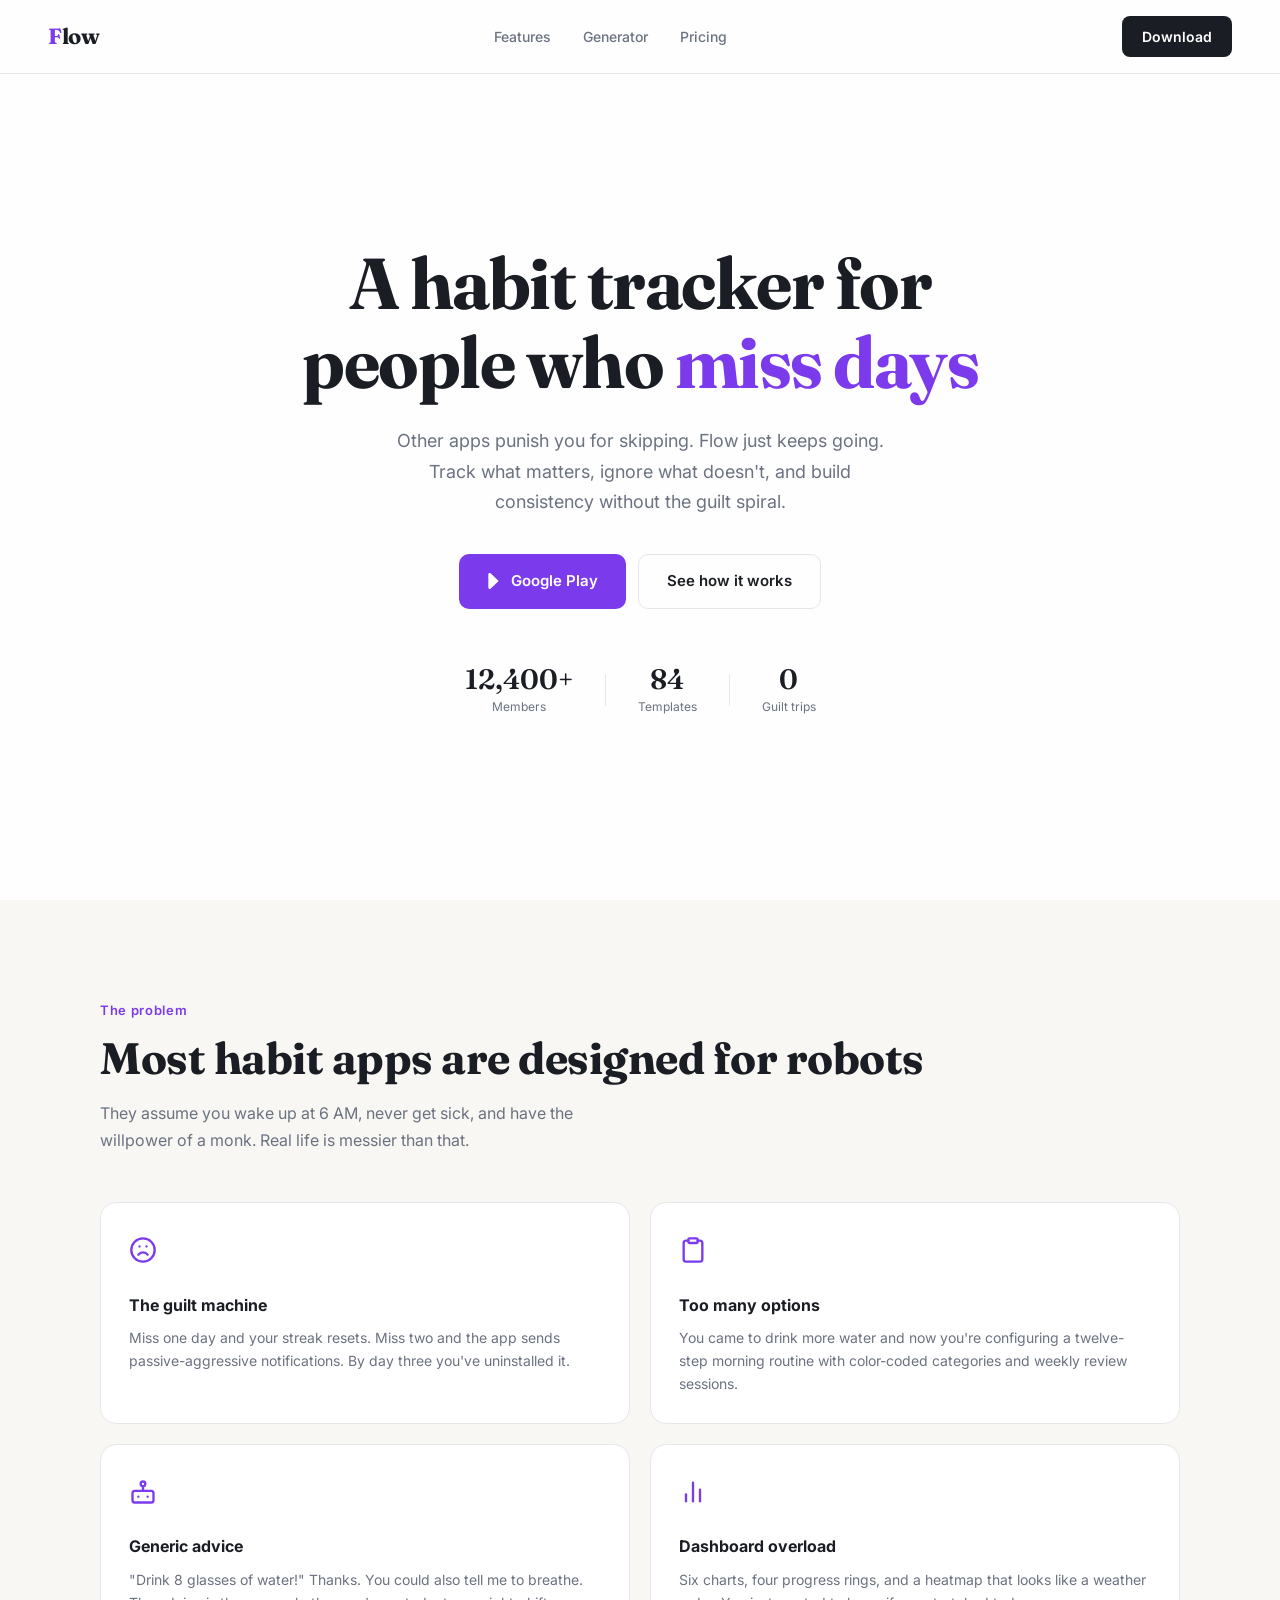
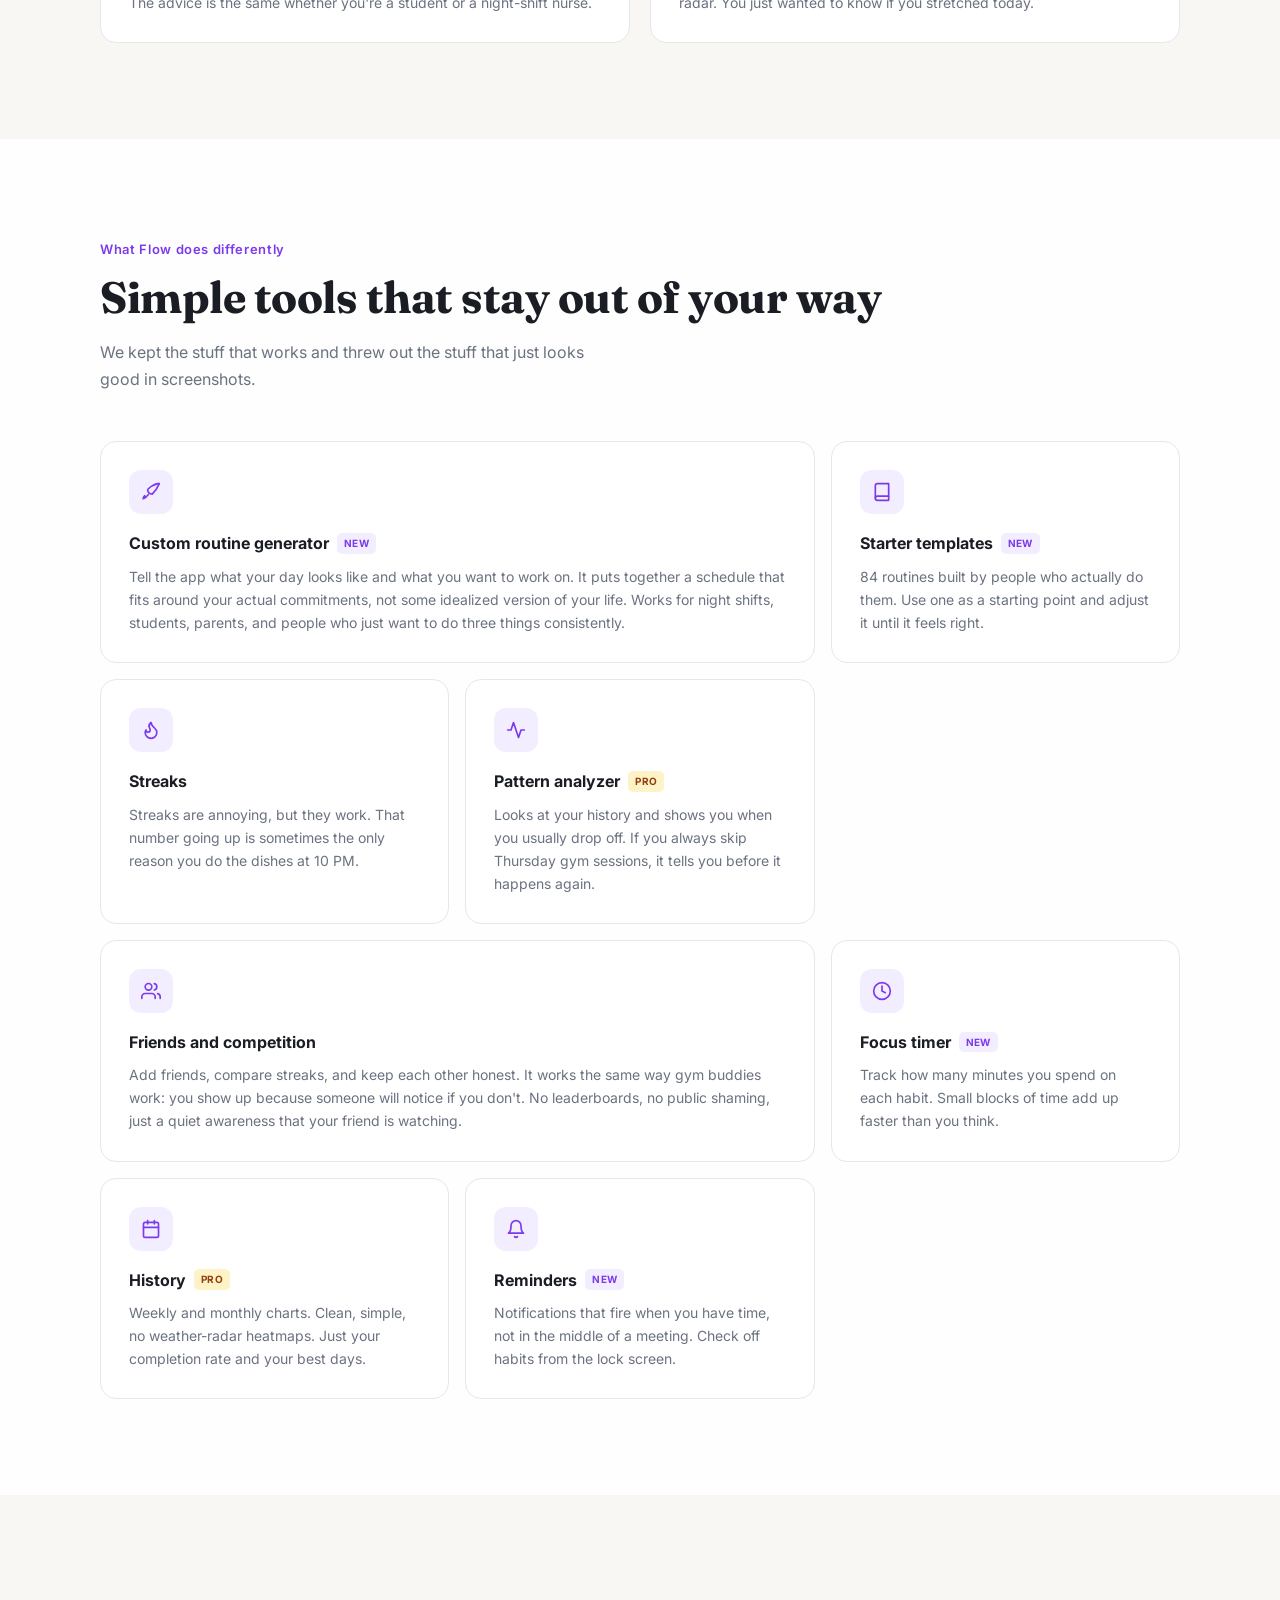
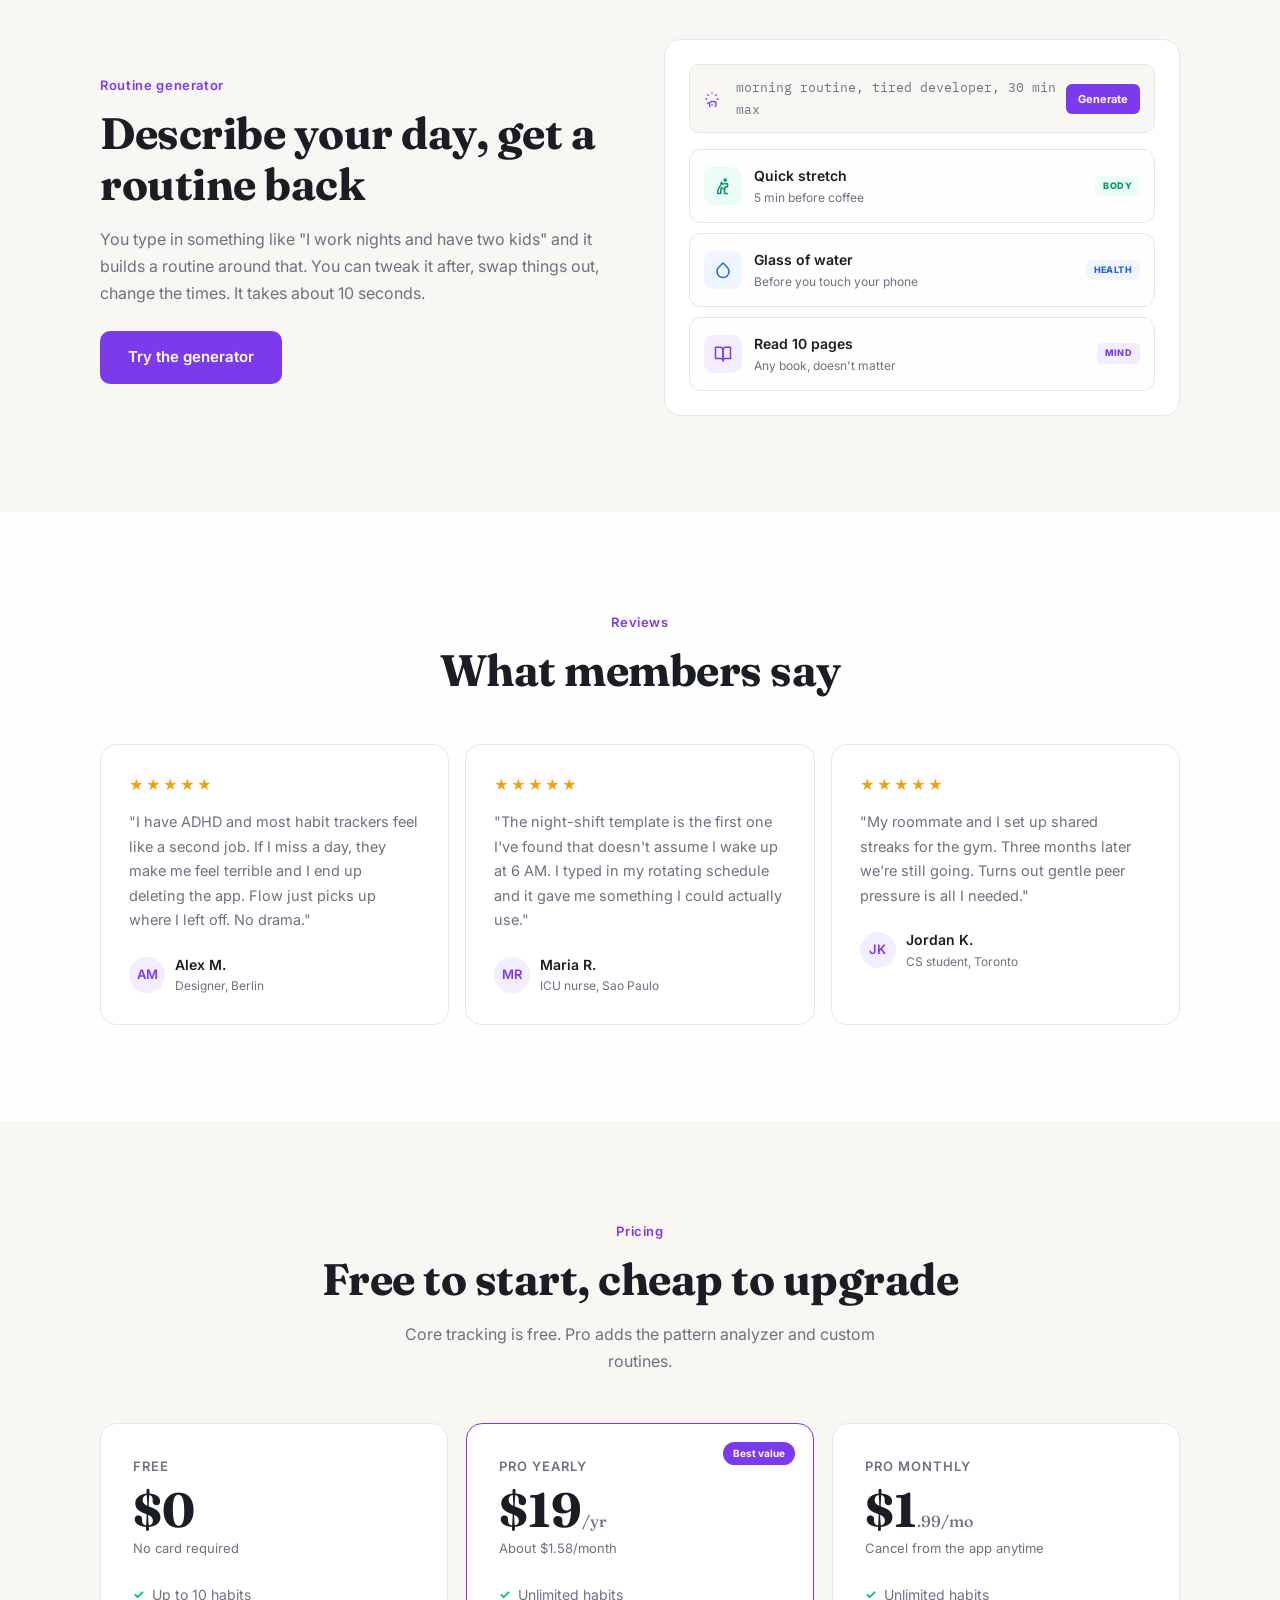
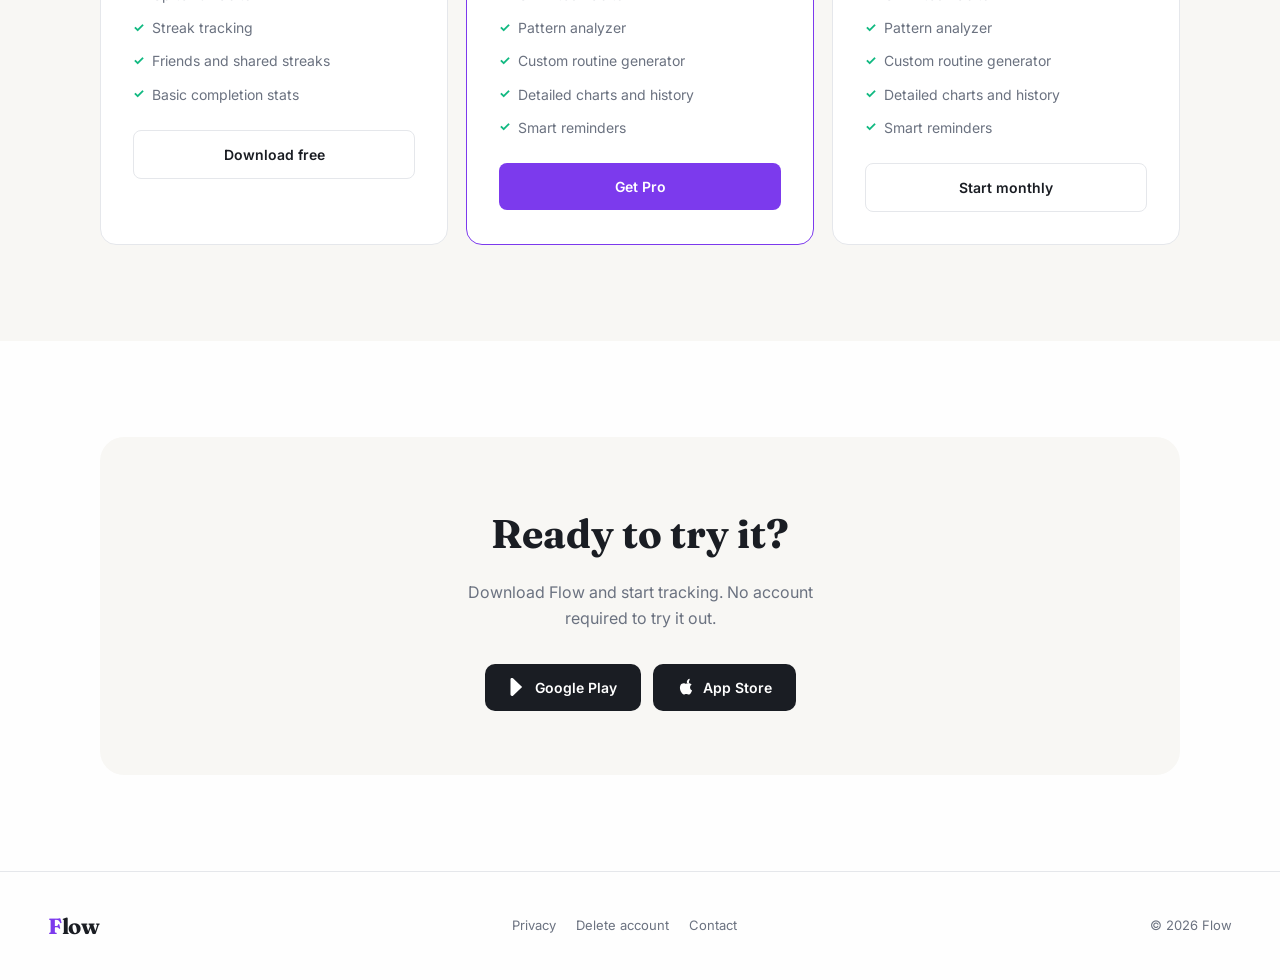
<file: HabitTrackerApi/wwwroot/index.html>
<!DOCTYPE html>
<html lang="en">
<head>
  <meta charset="UTF-8">
  <meta name="viewport" content="width=device-width, initial-scale=1.0">
  <title>Flow - Habit tracker for people who miss days</title>
  <meta name="description" content="A habit tracker that doesn't guilt-trip you. Track what matters, skip what doesn't, and get back on track without the drama.">
  <meta property="og:type" content="website">
  <meta property="og:title" content="Flow - Habit tracker for people who miss days">
  <meta property="og:description" content="A habit tracker that doesn't guilt-trip you. Track what matters, skip what doesn't, and get back on track without the drama.">
  <meta property="og:url" content="https://flowtracks.app">
  <link rel="icon" href="data:image/svg+xml,<svg xmlns='http://www.w3.org/2000/svg' viewBox='0 0 24 24' fill='%237C3AED'><path d='M13 2L3 14h9l-1 8 10-12h-9l1-8z'/></svg>">
  <link rel="preconnect" href="https://fonts.googleapis.com">
  <link rel="preconnect" href="https://fonts.gstatic.com" crossorigin>
  <link href="https://fonts.googleapis.com/css2?family=Inter:wght@400;500;600;700&family=Fraunces:ital,wght@0,400;0,600;0,700;1,400&family=IBM+Plex+Mono:wght@400;500&display=swap" rel="stylesheet">
  <link rel="stylesheet" href="./style.css">
</head>
<body>

<!-- NAV -->
<nav>
  <a href="/" class="nav-logo"><span>F</span>low</a>
  <div class="nav-links">
    <a href="#features">Features</a>
    <a href="#generator">Generator</a>
    <a href="#pricing">Pricing</a>
  </div>
  <a href="#download" class="nav-cta">Download</a>
  <div class="hamburger" id="hamburger" aria-label="Open menu">
    <span></span><span></span><span></span>
  </div>
</nav>

<div class="mobile-menu" id="mobileMenu">
  <div class="mobile-close" id="mobileClose">&#x2715;</div>
  <a href="#features" class="mobile-link">Features</a>
  <a href="#generator" class="mobile-link">Generator</a>
  <a href="#pricing" class="mobile-link">Pricing</a>
  <a href="#download" class="mobile-link">Download</a>
</div>

<!-- HERO -->
<section class="hero">
  <div class="hero-grid-bg"></div>
  <h1>A habit tracker for people who <span class="highlight">miss days</span></h1>
  <p class="hero-sub">Other apps punish you for skipping. Flow just keeps going. Track what matters, ignore what doesn't, and build consistency without the guilt spiral.</p>
  <div class="hero-btns">
    <a href="https://play.google.com/store/apps/details?id=com.codex.flow" class="btn-primary">
      <svg width="16" height="16" fill="currentColor" viewBox="0 0 24 24"><path d="M3.18 23.76a2 2 0 0 0 2.16-.18L17.5 12 5.34.42A2 2 0 0 0 2 2.18v19.64a2 2 0 0 0 1.18 1.94z"/></svg>
      Google Play
    </a>
    <a href="#features" class="btn-secondary">See how it works</a>
  </div>
  <div class="social-proof">
    <div class="proof-item">
      <div class="proof-num">12,400+</div>
      <div class="proof-label">Members</div>
    </div>
    <div class="proof-divider"></div>
    <div class="proof-item">
      <div class="proof-num">84</div>
      <div class="proof-label">Templates</div>
    </div>
    <div class="proof-divider"></div>
    <div class="proof-item">
      <div class="proof-num">0</div>
      <div class="proof-label">Guilt trips</div>
    </div>
  </div>
</section>

<!-- PROBLEM -->
<section class="section-warm">
  <div class="container">
    <div class="reveal">
      <div class="section-tag">The problem</div>
      <h2 class="section-title">Most habit apps are designed for robots</h2>
      <p class="section-desc">They assume you wake up at 6 AM, never get sick, and have the willpower of a monk. Real life is messier than that.</p>
    </div>
    <div class="problem-grid">
      <div class="problem-card reveal">
        <span class="icon">
          <svg xmlns="http://www.w3.org/2000/svg" width="28" height="28" viewBox="0 0 24 24" fill="none" stroke="var(--accent)" stroke-width="2" stroke-linecap="round" stroke-linejoin="round">
            <circle cx="12" cy="12" r="10"></circle>
            <path d="M16 16s-1.5-2-4-2-4 2-4 2"></path>
            <line x1="9" y1="9" x2="9.01" y2="9"></line>
            <line x1="15" y1="9" x2="15.01" y2="9"></line>
          </svg>
        </span>
        <h3>The guilt machine</h3>
        <p>Miss one day and your streak resets. Miss two and the app sends passive-aggressive notifications. By day three you've uninstalled it.</p>
      </div>
      <div class="problem-card reveal">
        <span class="icon">
          <svg xmlns="http://www.w3.org/2000/svg" width="28" height="28" viewBox="0 0 24 24" fill="none" stroke="var(--accent)" stroke-width="2" stroke-linecap="round" stroke-linejoin="round">
            <path d="M16 4h2a2 2 0 0 1 2 2v14a2 2 0 0 1-2 2H6a2 2 0 0 1-2-2V6a2 2 0 0 1 2-2h2"></path>
            <rect x="8" y="2" width="8" height="4" rx="1" ry="1"></rect>
          </svg>
        </span>
        <h3>Too many options</h3>
        <p>You came to drink more water and now you're configuring a twelve-step morning routine with color-coded categories and weekly review sessions.</p>
      </div>
      <div class="problem-card reveal">
        <span class="icon">
          <svg xmlns="http://www.w3.org/2000/svg" width="28" height="28" viewBox="0 0 24 24" fill="none" stroke="var(--accent)" stroke-width="2" stroke-linecap="round" stroke-linejoin="round">
            <rect x="3" y="11" width="18" height="10" rx="2"></rect>
            <circle cx="12" cy="5" r="2"></circle>
            <path d="M12 7v4"></path>
            <line x1="8" y1="16" x2="8" y2="16"></line>
            <line x1="16" y1="16" x2="16" y2="16"></line>
          </svg>
        </span>
        <h3>Generic advice</h3>
        <p>"Drink 8 glasses of water!" Thanks. You could also tell me to breathe. The advice is the same whether you're a student or a night-shift nurse.</p>
      </div>
      <div class="problem-card reveal">
        <span class="icon">
          <svg xmlns="http://www.w3.org/2000/svg" width="28" height="28" viewBox="0 0 24 24" fill="none" stroke="var(--accent)" stroke-width="2" stroke-linecap="round" stroke-linejoin="round">
            <line x1="18" y1="20" x2="18" y2="10"></line>
            <line x1="12" y1="20" x2="12" y2="4"></line>
            <line x1="6" y1="20" x2="6" y2="14"></line>
          </svg>
        </span>
        <h3>Dashboard overload</h3>
        <p>Six charts, four progress rings, and a heatmap that looks like a weather radar. You just wanted to know if you stretched today.</p>
      </div>
    </div>
  </div>
</section>

<!-- FEATURES -->
<section id="features">
  <div class="container">
    <div class="reveal">
      <div class="section-tag">What Flow does differently</div>
      <h2 class="section-title">Simple tools that stay out of your way</h2>
      <p class="section-desc">We kept the stuff that works and threw out the stuff that just looks good in screenshots.</p>
    </div>
    <div class="bento">
      <div class="bento-card wide reveal">
        <div class="card-icon">
          <svg xmlns="http://www.w3.org/2000/svg" width="20" height="20" viewBox="0 0 24 24" fill="none" stroke="var(--accent)" stroke-width="2" stroke-linecap="round" stroke-linejoin="round">
            <path d="M4.5 16.5c-1.5 1.26-2 3.42-2 3.42s2.16-.5 3.42-2"></path>
            <path d="M22 2s-3 7-8.5 12.5a5.9 5.9 0 0 1-4-1.5 5.9 5.9 0 0 1-1.5-4C13.5 3.5 20 2 20 2z"></path>
            <path d="M9 15l-3 3"></path>
          </svg>
        </div>
        <h3>Custom routine generator <span class="tag tag-new">New</span></h3>
        <p>Tell the app what your day looks like and what you want to work on. It puts together a schedule that fits around your actual commitments, not some idealized version of your life. Works for night shifts, students, parents, and people who just want to do three things consistently.</p>
      </div>
      <div class="bento-card reveal">
        <div class="card-icon">
          <svg xmlns="http://www.w3.org/2000/svg" width="20" height="20" viewBox="0 0 24 24" fill="none" stroke="var(--accent)" stroke-width="2" stroke-linecap="round" stroke-linejoin="round">
            <path d="M4 19.5A2.5 2.5 0 0 1 6.5 17H20"></path>
            <path d="M6.5 2H20v20H6.5A2.5 2.5 0 0 1 4 19.5v-15A2.5 2.5 0 0 1 6.5 2z"></path>
          </svg>
        </div>
        <h3>Starter templates <span class="tag tag-new">New</span></h3>
        <p>84 routines built by people who actually do them. Use one as a starting point and adjust it until it feels right.</p>
      </div>
      <div class="bento-card reveal">
        <div class="card-icon">
          <svg xmlns="http://www.w3.org/2000/svg" width="20" height="20" viewBox="0 0 24 24" fill="none" stroke="var(--accent)" stroke-width="2" stroke-linecap="round" stroke-linejoin="round">
            <path d="M8.5 14.5A2.5 2.5 0 0 0 11 12c0-1.38-.5-2-1-3-1.072-2.143-.224-4.054 2-6 .5 2.5 2 4.9 4 6.5 2 1.6 3 3.5 3 5.5a7 7 0 1 1-14 0c0-1.153.433-2.294 1-3a2.5 2.5 0 0 0 2.5 2.5z"></path>
          </svg>
        </div>
        <h3>Streaks</h3>
        <p>Streaks are annoying, but they work. That number going up is sometimes the only reason you do the dishes at 10 PM.</p>
      </div>
      <div class="bento-card reveal">
        <div class="card-icon">
          <svg xmlns="http://www.w3.org/2000/svg" width="20" height="20" viewBox="0 0 24 24" fill="none" stroke="var(--accent)" stroke-width="2" stroke-linecap="round" stroke-linejoin="round">
            <path d="M22 12h-4l-3 9L9 3l-3 9H2"></path>
          </svg>
        </div>
        <h3>Pattern analyzer <span class="tag tag-pro">Pro</span></h3>
        <p>Looks at your history and shows you when you usually drop off. If you always skip Thursday gym sessions, it tells you before it happens again.</p>
      </div>
      <div class="bento-card wide reveal">
        <div class="card-icon">
          <svg xmlns="http://www.w3.org/2000/svg" width="20" height="20" viewBox="0 0 24 24" fill="none" stroke="var(--accent)" stroke-width="2" stroke-linecap="round" stroke-linejoin="round">
            <path d="M17 21v-2a4 4 0 0 0-4-4H5a4 4 0 0 0-4 4v2"></path>
            <circle cx="9" cy="7" r="4"></circle>
            <path d="M23 21v-2a4 4 0 0 0-3-3.87"></path>
            <path d="M16 3.13a4 4 0 0 1 0 7.75"></path>
          </svg>
        </div>
        <h3>Friends and competition</h3>
        <p>Add friends, compare streaks, and keep each other honest. It works the same way gym buddies work: you show up because someone will notice if you don't. No leaderboards, no public shaming, just a quiet awareness that your friend is watching.</p>
      </div>
      <div class="bento-card reveal">
        <div class="card-icon">
          <svg xmlns="http://www.w3.org/2000/svg" width="20" height="20" viewBox="0 0 24 24" fill="none" stroke="var(--accent)" stroke-width="2" stroke-linecap="round" stroke-linejoin="round">
            <circle cx="12" cy="12" r="10"></circle>
            <polyline points="12 6 12 12 16 14"></polyline>
          </svg>
        </div>
        <h3>Focus timer <span class="tag tag-new">New</span></h3>
        <p>Track how many minutes you spend on each habit. Small blocks of time add up faster than you think.</p>
      </div>
      <div class="bento-card reveal">
        <div class="card-icon">
          <svg xmlns="http://www.w3.org/2000/svg" width="20" height="20" viewBox="0 0 24 24" fill="none" stroke="var(--accent)" stroke-width="2" stroke-linecap="round" stroke-linejoin="round">
            <rect x="3" y="4" width="18" height="18" rx="2" ry="2"></rect>
            <line x1="16" y1="2" x2="16" y2="6"></line>
            <line x1="8" y1="2" x2="8" y2="6"></line>
            <line x1="3" y1="10" x2="21" y2="10"></line>
          </svg>
        </div>
        <h3>History <span class="tag tag-pro">Pro</span></h3>
        <p>Weekly and monthly charts. Clean, simple, no weather-radar heatmaps. Just your completion rate and your best days.</p>
      </div>
      <div class="bento-card reveal">
        <div class="card-icon">
          <svg xmlns="http://www.w3.org/2000/svg" width="20" height="20" viewBox="0 0 24 24" fill="none" stroke="var(--accent)" stroke-width="2" stroke-linecap="round" stroke-linejoin="round">
            <path d="M18 8A6 6 0 0 0 6 8c0 7-3 9-3 9h18s-3-2-3-9"></path>
            <path d="M13.73 21a2 2 0 0 1-3.46 0"></path>
          </svg>
        </div>
        <h3>Reminders <span class="tag tag-new">New</span></h3>
        <p>Notifications that fire when you have time, not in the middle of a meeting. Check off habits from the lock screen.</p>
      </div>
    </div>
  </div>
</section>

<!-- GENERATOR -->
<section id="generator" class="section-warm">
  <div class="container">
    <div class="gen-wrap reveal">
      <div>
        <div class="section-tag">Routine generator</div>
        <h2 class="section-title">Describe your day, get a routine back</h2>
        <p class="section-desc">You type in something like "I work nights and have two kids" and it builds a routine around that. You can tweak it after, swap things out, change the times. It takes about 10 seconds.</p>
        <a href="https://play.google.com/store/apps/details?id=com.codex.flow" class="btn-primary" style="margin-top:24px;">Try the generator</a>
      </div>
      <div class="gen-demo">
        <div class="gen-prompt">
          <span style="display: inline-flex; align-items: center; color: var(--accent);">
            <svg xmlns="http://www.w3.org/2000/svg" width="16" height="16" viewBox="0 0 24 24" fill="none" stroke="currentColor" stroke-width="2" stroke-linecap="round" stroke-linejoin="round">
              <path d="M12 3v1m0 16v1m9-9h-1M4 12H3m15.364-6.364l-.707.707M6.343 17.657l-.707.707m0-12.728l.707.707m11.314 11.314l.707-.707m-5.314-1.314a5 5 0 1 0 0 10 5 5 0 0 0 0-10z"></path>
            </svg>
          </span>
          <span class="gen-prompt-text" style="margin-left: 6px;">morning routine, tired developer, 30 min max</span>
          <div class="gen-prompt-btn">Generate</div>
        </div>
        <div class="gen-results">
          <div class="gen-habit">
            <div class="gen-habit-left">
              <div class="gen-habit-icon" style="background:#ECFDF5;">
                <svg xmlns="http://www.w3.org/2000/svg" width="18" height="18" viewBox="0 0 24 24" fill="none" stroke="#059669" stroke-width="2" stroke-linecap="round" stroke-linejoin="round">
                  <path d="M18 22h-4v-5l-4-3-1 4v4H5v-4l4-8 1-3 1.5 2.5L14 9h4v4h-3l-1 5"></path>
                  <circle cx="15" cy="4" r="1.5"></circle>
                </svg>
              </div>
              <div><div class="gen-habit-name">Quick stretch</div><div class="gen-habit-meta">5 min before coffee</div></div>
            </div>
            <div class="gen-habit-tag" style="background:#ECFDF5;color:#059669;">BODY</div>
          </div>
          <div class="gen-habit">
            <div class="gen-habit-left">
              <div class="gen-habit-icon" style="background:#EFF6FF;">
                <svg xmlns="http://www.w3.org/2000/svg" width="18" height="18" viewBox="0 0 24 24" fill="none" stroke="#2563EB" stroke-width="2" stroke-linecap="round" stroke-linejoin="round">
                  <path d="M12 2.69l5.66 5.66a8 8 0 1 1-11.31 0z"></path>
                </svg>
              </div>
              <div><div class="gen-habit-name">Glass of water</div><div class="gen-habit-meta">Before you touch your phone</div></div>
            </div>
            <div class="gen-habit-tag" style="background:#EFF6FF;color:#2563EB;">HEALTH</div>
          </div>
          <div class="gen-habit">
            <div class="gen-habit-left">
              <div class="gen-habit-icon" style="background:var(--accent-light);">
                <svg xmlns="http://www.w3.org/2000/svg" width="18" height="18" viewBox="0 0 24 24" fill="none" stroke="var(--accent)" stroke-width="2" stroke-linecap="round" stroke-linejoin="round">
                  <path d="M2 3h6a4 4 0 0 1 4 4v14a3 3 0 0 0-3-3H2z"></path>
                  <path d="M22 3h-6a4 4 0 0 0-4 4v14a3 3 0 0 1 3-3h7z"></path>
                </svg>
              </div>
              <div><div class="gen-habit-name">Read 10 pages</div><div class="gen-habit-meta">Any book, doesn't matter</div></div>
            </div>
            <div class="gen-habit-tag" style="background:var(--accent-light);color:var(--accent);">MIND</div>
          </div>
        </div>
      </div>
    </div>
  </div>
</section>

<!-- TESTIMONIALS -->
<section>
  <div class="container">
    <div class="reveal" style="text-align:center;">
      <div class="section-tag">Reviews</div>
      <h2 class="section-title">What members say</h2>
    </div>
    <div class="testimonials">
      <div class="testi-card reveal">
        <div class="testi-stars">★★★★★</div>
        <p class="testi-text">"I have ADHD and most habit trackers feel like a second job. If I miss a day, they make me feel terrible and I end up deleting the app. Flow just picks up where I left off. No drama."</p>
        <div class="testi-author">
          <div class="testi-avatar" style="color: var(--accent); font-weight: 600; font-size: 13px;">AM</div>
          <div><div class="testi-name">Alex M.</div><div class="testi-role">Designer, Berlin</div></div>
        </div>
      </div>
      <div class="testi-card reveal">
        <div class="testi-stars">★★★★★</div>
        <p class="testi-text">"The night-shift template is the first one I've found that doesn't assume I wake up at 6 AM. I typed in my rotating schedule and it gave me something I could actually use."</p>
        <div class="testi-author">
          <div class="testi-avatar" style="color: var(--accent); font-weight: 600; font-size: 13px;">MR</div>
          <div><div class="testi-name">Maria R.</div><div class="testi-role">ICU nurse, Sao Paulo</div></div>
        </div>
      </div>
      <div class="testi-card reveal">
        <div class="testi-stars">★★★★★</div>
        <p class="testi-text">"My roommate and I set up shared streaks for the gym. Three months later we're still going. Turns out gentle peer pressure is all I needed."</p>
        <div class="testi-author">
          <div class="testi-avatar" style="color: var(--accent); font-weight: 600; font-size: 13px;">JK</div>
          <div><div class="testi-name">Jordan K.</div><div class="testi-role">CS student, Toronto</div></div>
        </div>
      </div>
    </div>
  </div>
</section>

<!-- PRICING -->
<section id="pricing" class="section-warm">
  <div class="container">
    <div class="reveal" style="text-align:center;">
      <div class="section-tag">Pricing</div>
      <h2 class="section-title">Free to start, cheap to upgrade</h2>
      <p class="section-desc" style="margin:0 auto;">Core tracking is free. Pro adds the pattern analyzer and custom routines.</p>
    </div>
    <div class="pricing-grid">
      <div class="plan reveal">
        <div class="plan-name">Free</div>
        <div class="plan-price">$0</div>
        <div class="plan-period">No card required</div>
        <ul class="plan-list">
          <li>Up to 10 habits</li>
          <li>Streak tracking</li>
          <li>Friends and shared streaks</li>
          <li>Basic completion stats</li>
        </ul>
        <a href="https://play.google.com/store/apps/details?id=com.codex.flow" class="plan-btn outline">Download free</a>
      </div>
      <div class="plan popular reveal">
        <div class="plan-pill">Best value</div>
        <div class="plan-name">Pro yearly</div>
        <div class="plan-price">$19<sub>/yr</sub></div>
        <div class="plan-period">About $1.58/month</div>
        <ul class="plan-list">
          <li>Unlimited habits</li>
          <li>Pattern analyzer</li>
          <li>Custom routine generator</li>
          <li>Detailed charts and history</li>
          <li>Smart reminders</li>
        </ul>
        <a href="https://play.google.com/store/apps/details?id=com.codex.flow" class="plan-btn fill">Get Pro</a>
      </div>
      <div class="plan reveal">
        <div class="plan-name">Pro monthly</div>
        <div class="plan-price">$1<sub>.99/mo</sub></div>
        <div class="plan-period">Cancel from the app anytime</div>
        <ul class="plan-list">
          <li>Unlimited habits</li>
          <li>Pattern analyzer</li>
          <li>Custom routine generator</li>
          <li>Detailed charts and history</li>
          <li>Smart reminders</li>
        </ul>
        <a href="https://play.google.com/store/apps/details?id=com.codex.flow" class="plan-btn outline">Start monthly</a>
      </div>
    </div>
  </div>
</section>

<!-- DOWNLOAD -->
<section id="download">
  <div class="container">
    <div class="cta-section reveal">
      <h2>Ready to try it?</h2>
      <p>Download Flow and start tracking. No account required to try it out.</p>
      <div class="store-btns">
        <a href="https://play.google.com/store/apps/details?id=com.codex.flow" class="store-btn">
          <svg width="18" height="18" fill="white" viewBox="0 0 24 24"><path d="M3.18 23.76a2 2 0 0 0 2.16-.18L17.5 12 5.34.42A2 2 0 0 0 2 2.18v19.64a2 2 0 0 0 1.18 1.94z"/></svg>
          Google Play
        </a>
        <a href="https://apps.apple.com/app/flow-ai-habit-tracker/id6400000000" class="store-btn">
          <svg width="18" height="18" fill="white" viewBox="0 0 24 24"><path d="M18.71 19.5c-.83 1.24-1.71 2.45-3.05 2.47-1.34.03-1.77-.79-3.29-.79-1.53 0-2 .77-3.27.82-1.31.05-2.3-1.32-3.14-2.53C4.25 17 2.94 12.45 4.7 9.39c.87-1.52 2.43-2.48 4.12-2.51 1.28-.02 2.5.87 3.29.87.78 0 2.26-1.07 3.81-.91.65.03 2.47.26 3.64 1.98-.09.06-2.17 1.28-2.15 3.81.03 3.02 2.65 4.03 2.68 4.04-.03.07-.42 1.44-1.38 2.83M15.97 4.17c.66-.81 1.11-1.93.99-3.06-.96.04-2.13.64-2.82 1.45-.6.7-1.13 1.84-.99 2.94.1.8 1.16 2.05.82 1.67-.1.08 1.34-.12 2-1"/></svg>
          App Store
        </a>
      </div>
    </div>
  </div>
</section>

<!-- FOOTER -->
<footer>
  <a href="/" class="nav-logo"><span style="color:var(--accent)">F</span>low</a>
  <div class="footer-links">
    <a href="/privacy.html">Privacy</a>
    <a href="/delete-account.html">Delete account</a>
    <a href="mailto:codexsstudio@gmail.com">Contact</a>
  </div>
  <div>&copy; 2026 Flow</div>
</footer>

<script>
  // Scroll reveal - opacity only, no translateY (that's an AI tell)
  const obs = new IntersectionObserver(entries => {
    entries.forEach(e => { if (e.isIntersecting) e.target.classList.add('visible'); });
  }, { threshold: 0.15 });
  document.querySelectorAll('.reveal').forEach(el => obs.observe(el));

  // Counter animation
  document.querySelectorAll('.proof-num').forEach(el => {
    const orig = el.textContent.trim();
    const num = parseInt(orig.replace(/[^0-9]/g, ''));
    if (isNaN(num) || num === 0) return;
    let count = 0;
    const step = Math.ceil(num / 24);
    const timer = setInterval(() => {
      count = Math.min(count + step, num);
      el.textContent = count.toLocaleString() + (orig.includes('+') ? '+' : '');
      if (count >= num) { el.textContent = orig; clearInterval(timer); }
    }, 45);
  });

  // Mobile menu
  document.getElementById('hamburger').addEventListener('click', () =>
    document.getElementById('mobileMenu').classList.add('open'));
  document.getElementById('mobileClose').addEventListener('click', () =>
    document.getElementById('mobileMenu').classList.remove('open'));
  document.querySelectorAll('.mobile-link').forEach(link =>
    link.addEventListener('click', () =>
      document.getElementById('mobileMenu').classList.remove('open')));
</script>
</body>
</html>
</file>
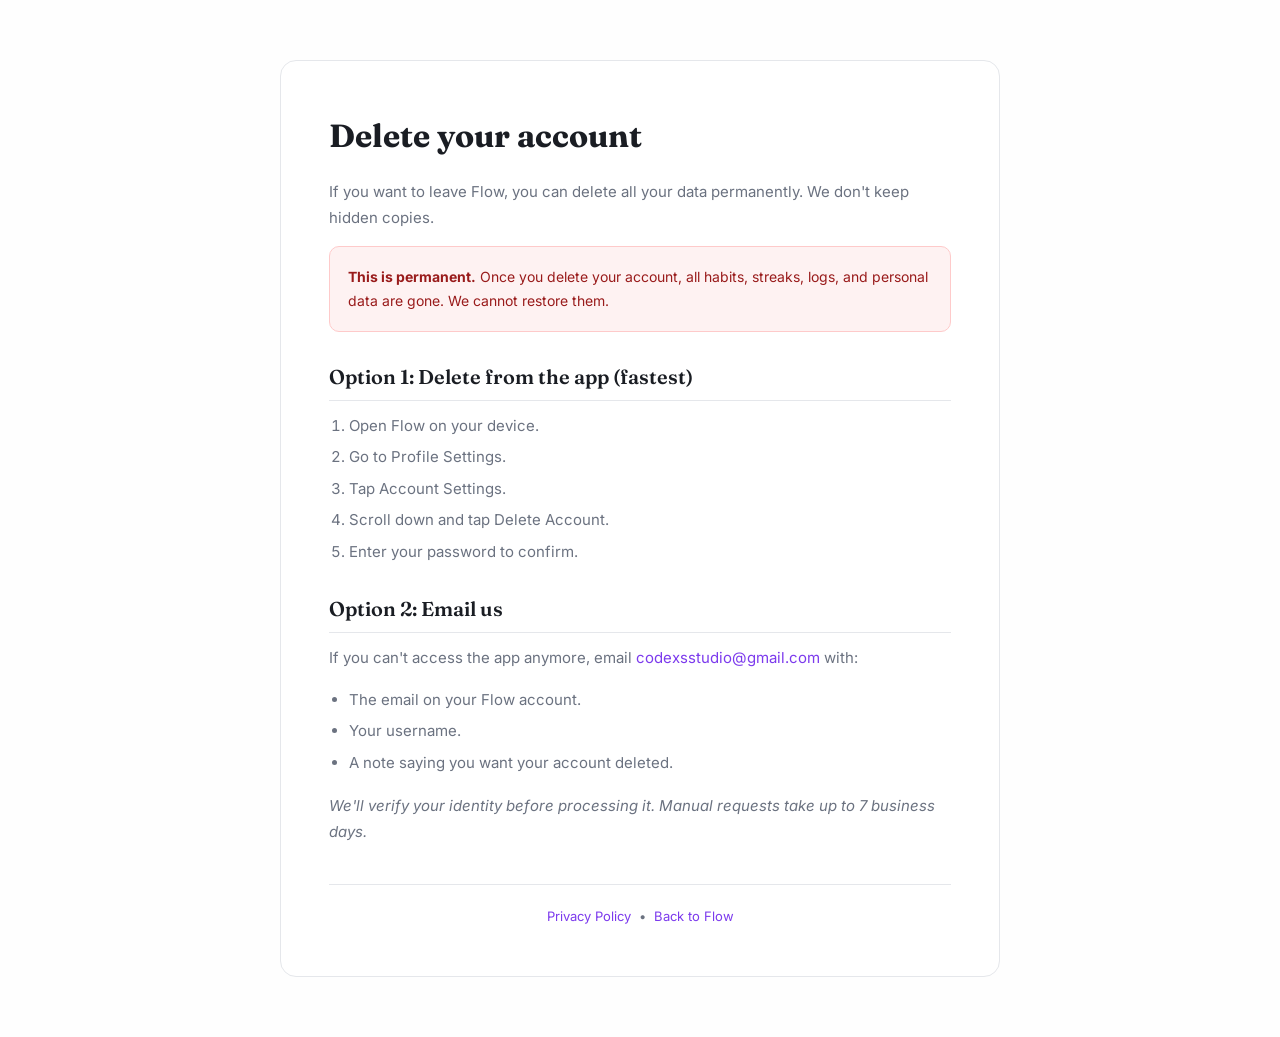
<file: HabitTrackerApi/wwwroot/delete-account.html>
<!DOCTYPE html>
<html lang="en">
<head>
  <meta charset="UTF-8">
  <meta name="viewport" content="width=device-width, initial-scale=1.0">
  <title>Delete Account - Flow</title>
  <link rel="icon" href="data:image/svg+xml,<svg xmlns='http://www.w3.org/2000/svg' viewBox='0 0 24 24' fill='%237C3AED'><path d='M13 2L3 14h9l-1 8 10-12h-9l1-8z'/></svg>">
  <link rel="preconnect" href="https://fonts.googleapis.com">
  <link rel="preconnect" href="https://fonts.gstatic.com" crossorigin>
  <link href="https://fonts.googleapis.com/css2?family=Inter:wght@400;500;600;700&family=Fraunces:wght@600;700&display=swap" rel="stylesheet">
  <style>
    *, *::before, *::after { box-sizing: border-box; margin: 0; padding: 0; }
    body {
      font-family: 'Inter', -apple-system, sans-serif;
      background: #FEFEFE; color: #1A1D23;
      line-height: 1.7; padding: 60px 24px;
      -webkit-font-smoothing: antialiased;
    }
    .container {
      max-width: 720px; margin: 0 auto;
      background: #fff; border: 1px solid #E5E7EB;
      border-radius: 16px; padding: 48px;
    }
    h1 {
      font-family: 'Fraunces', serif;
      font-size: 32px; font-weight: 700;
      margin-bottom: 16px; color: #1A1D23;
    }
    .warning {
      background: #FEF2F2; border: 1px solid #FECACA;
      border-radius: 10px; padding: 18px;
      margin-bottom: 28px; color: #991B1B; font-size: 14px;
    }
    h2 {
      font-family: 'Fraunces', serif;
      font-size: 20px; font-weight: 600;
      margin-top: 28px; margin-bottom: 12px; color: #1A1D23;
      border-bottom: 1px solid #E5E7EB; padding-bottom: 6px;
    }
    p { color: #6B7280; margin-bottom: 16px; font-size: 15px; }
    ol, ul { margin-bottom: 18px; padding-left: 20px; }
    li { color: #6B7280; margin-bottom: 6px; font-size: 15px; }
    a { color: #7C3AED; text-decoration: none; }
    a:hover { color: #1A1D23; }
    .footer-link {
      margin-top: 40px; padding-top: 20px;
      border-top: 1px solid #E5E7EB;
      text-align: center; font-size: 13px; color: #6B7280;
    }
  </style>
</head>
<body>
<div class="container">
  <h1>Delete your account</h1>
  <p>If you want to leave Flow, you can delete all your data permanently. We don't keep hidden copies.</p>

  <div class="warning">
    <strong>This is permanent.</strong> Once you delete your account, all habits, streaks, logs, and personal data are gone. We cannot restore them.
  </div>

  <h2>Option 1: Delete from the app (fastest)</h2>
  <ol>
    <li>Open Flow on your device.</li>
    <li>Go to Profile Settings.</li>
    <li>Tap Account Settings.</li>
    <li>Scroll down and tap Delete Account.</li>
    <li>Enter your password to confirm.</li>
  </ol>

  <h2>Option 2: Email us</h2>
  <p>If you can't access the app anymore, email <a href="mailto:codexsstudio@gmail.com">codexsstudio@gmail.com</a> with:</p>
  <ul>
    <li>The email on your Flow account.</li>
    <li>Your username.</li>
    <li>A note saying you want your account deleted.</li>
  </ul>
  <p><em>We'll verify your identity before processing it. Manual requests take up to 7 business days.</em></p>

  <div class="footer-link">
    <a href="/privacy.html">Privacy Policy</a> &nbsp;&bull;&nbsp; <a href="/">Back to Flow</a>
  </div>
</div>
</body>
</html>
</file>
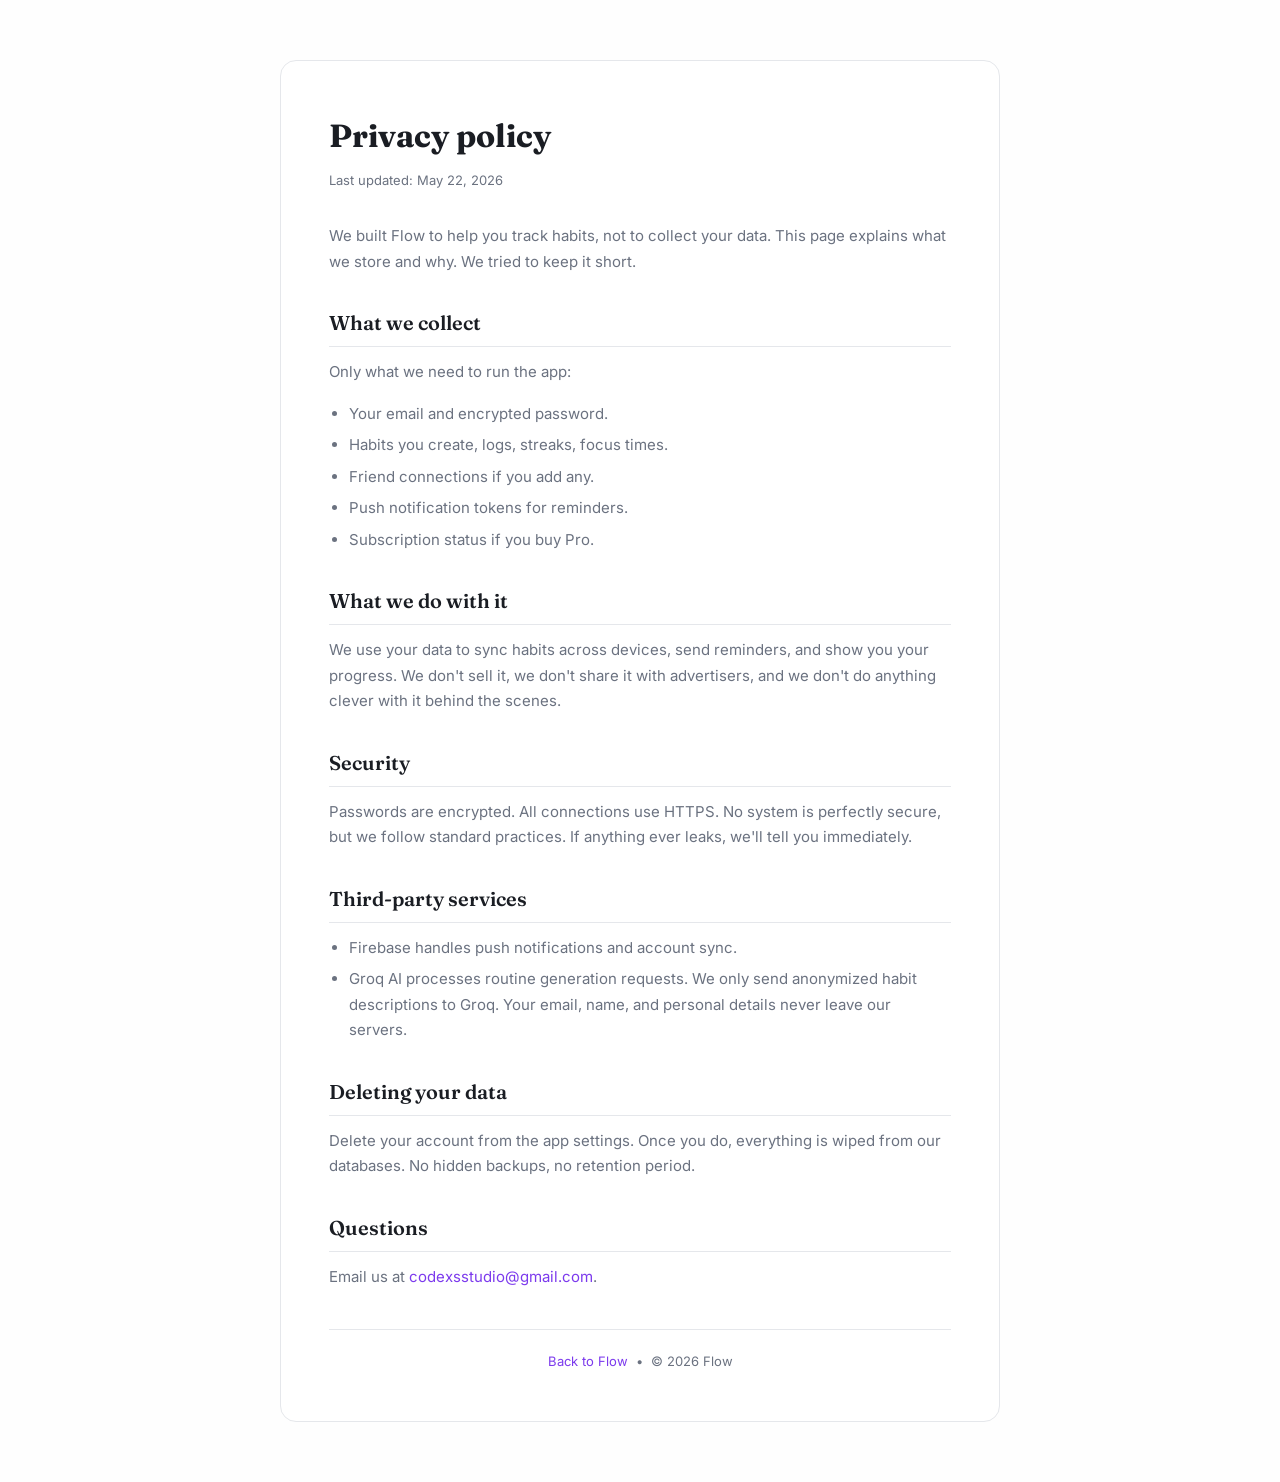
<file: HabitTrackerApi/wwwroot/privacy.html>
<!DOCTYPE html>
<html lang="en">
<head>
  <meta charset="UTF-8">
  <meta name="viewport" content="width=device-width, initial-scale=1.0">
  <title>Privacy Policy - Flow</title>
  <link rel="icon" href="data:image/svg+xml,<svg xmlns='http://www.w3.org/2000/svg' viewBox='0 0 24 24' fill='%237C3AED'><path d='M13 2L3 14h9l-1 8 10-12h-9l1-8z'/></svg>">
  <link rel="preconnect" href="https://fonts.googleapis.com">
  <link rel="preconnect" href="https://fonts.gstatic.com" crossorigin>
  <link href="https://fonts.googleapis.com/css2?family=Inter:wght@400;500;600;700&family=Fraunces:wght@600;700&display=swap" rel="stylesheet">
  <style>
    *, *::before, *::after { box-sizing: border-box; margin: 0; padding: 0; }
    body {
      font-family: 'Inter', -apple-system, sans-serif;
      background: #FEFEFE; color: #1A1D23;
      line-height: 1.7; padding: 60px 24px;
      -webkit-font-smoothing: antialiased;
    }
    .container {
      max-width: 720px; margin: 0 auto;
      background: #fff; border: 1px solid #E5E7EB;
      border-radius: 16px; padding: 48px;
    }
    h1 {
      font-family: 'Fraunces', serif;
      font-size: 32px; font-weight: 700;
      margin-bottom: 6px; color: #1A1D23;
    }
    .meta { font-size: 13px; color: #6B7280; margin-bottom: 32px; }
    h2 {
      font-family: 'Fraunces', serif;
      font-size: 20px; font-weight: 600;
      margin-top: 32px; margin-bottom: 12px;
      color: #1A1D23;
      border-bottom: 1px solid #E5E7EB; padding-bottom: 6px;
    }
    p { color: #6B7280; margin-bottom: 16px; font-size: 15px; }
    ul { margin-bottom: 18px; padding-left: 20px; }
    li { color: #6B7280; margin-bottom: 6px; font-size: 15px; }
    a { color: #7C3AED; text-decoration: none; }
    a:hover { color: #1A1D23; }
    .footer-link {
      margin-top: 40px; padding-top: 20px;
      border-top: 1px solid #E5E7EB;
      text-align: center; font-size: 13px; color: #6B7280;
    }
  </style>
</head>
<body>
<div class="container">
  <h1>Privacy policy</h1>
  <div class="meta">Last updated: May 22, 2026</div>

  <p>We built Flow to help you track habits, not to collect your data. This page explains what we store and why. We tried to keep it short.</p>

  <h2>What we collect</h2>
  <p>Only what we need to run the app:</p>
  <ul>
    <li>Your email and encrypted password.</li>
    <li>Habits you create, logs, streaks, focus times.</li>
    <li>Friend connections if you add any.</li>
    <li>Push notification tokens for reminders.</li>
    <li>Subscription status if you buy Pro.</li>
  </ul>

  <h2>What we do with it</h2>
  <p>We use your data to sync habits across devices, send reminders, and show you your progress. We don't sell it, we don't share it with advertisers, and we don't do anything clever with it behind the scenes.</p>

  <h2>Security</h2>
  <p>Passwords are encrypted. All connections use HTTPS. No system is perfectly secure, but we follow standard practices. If anything ever leaks, we'll tell you immediately.</p>

  <h2>Third-party services</h2>
  <ul>
    <li>Firebase handles push notifications and account sync.</li>
    <li>Groq AI processes routine generation requests. We only send anonymized habit descriptions to Groq. Your email, name, and personal details never leave our servers.</li>
  </ul>

  <h2>Deleting your data</h2>
  <p>Delete your account from the app settings. Once you do, everything is wiped from our databases. No hidden backups, no retention period.</p>

  <h2>Questions</h2>
  <p>Email us at <a href="mailto:codexsstudio@gmail.com">codexsstudio@gmail.com</a>.</p>

  <div class="footer-link">
    <a href="/">Back to Flow</a> &nbsp;&bull;&nbsp; &copy; 2026 Flow
  </div>
</div>
</body>
</html>
</file>
<file: HabitTrackerApi/wwwroot/style.css>
*, *::before, *::after { box-sizing: border-box; margin: 0; padding: 0; }

:root {
  --bg: #FEFEFE;
  --bg-warm: #F8F7F4;
  --text: #1A1D23;
  --text-muted: #6B7280;
  --accent: #7C3AED;
  --accent-hover: #6D28D9;
  --accent-light: #F3EEFF;
  --border: #E5E7EB;
  --border-hover: #D1D5DB;
  --surface: #FFFFFF;
  --green: #10B981;
  --orange: #F59E0B;
  --radius: 16px;
  --radius-sm: 10px;
}

html { scroll-behavior: smooth; }

body {
  font-family: 'Inter', -apple-system, BlinkMacSystemFont, sans-serif;
  background: var(--bg);
  color: var(--text);
  line-height: 1.65;
  overflow-x: hidden;
  -webkit-font-smoothing: antialiased;
}

/* --- NAV --- */
nav {
  position: fixed; top: 0; left: 0; right: 0; z-index: 200;
  display: flex; align-items: center; justify-content: space-between;
  padding: 16px 48px;
  background: rgba(254,254,254,0.85);
  backdrop-filter: blur(12px);
  -webkit-backdrop-filter: blur(12px);
  border-bottom: 1px solid var(--border);
}
.nav-logo {
  font-family: 'Fraunces', serif;
  font-size: 22px; font-weight: 700;
  color: var(--text); letter-spacing: -0.5px;
  text-decoration: none;
}
.nav-logo span { color: var(--accent); }
.nav-links { display: flex; gap: 32px; }
.nav-links a {
  color: var(--text-muted); text-decoration: none;
  font-size: 14px; font-weight: 500;
  transition: color .2s;
}
.nav-links a:hover { color: var(--text); }
.nav-cta {
  background: var(--text); color: #fff;
  padding: 9px 20px; border-radius: 8px;
  font-size: 14px; font-weight: 600;
  text-decoration: none; border: none; cursor: pointer;
  transition: background .2s;
}
.nav-cta:hover { background: #333; }

.hamburger {
  display: none; flex-direction: column; gap: 5px;
  cursor: pointer; padding: 4px;
}
.hamburger span {
  display: block; width: 20px; height: 2px;
  background: var(--text); border-radius: 2px;
}
.mobile-menu {
  display: none; position: fixed; inset: 0; z-index: 150;
  background: rgba(254,254,254,0.98);
  flex-direction: column; align-items: center;
  justify-content: center; gap: 28px;
}
.mobile-menu.open { display: flex; }
.mobile-menu a {
  color: var(--text); text-decoration: none;
  font-size: 22px; font-weight: 600;
  font-family: 'Fraunces', serif;
}
.mobile-close {
  position: absolute; top: 20px; right: 24px;
  font-size: 26px; color: var(--text-muted); cursor: pointer;
}

/* --- HERO --- */
.hero {
  min-height: 100svh;
  display: flex; flex-direction: column;
  align-items: center; justify-content: center;
  text-align: center;
  padding: 140px 24px 80px;
  position: relative; overflow: hidden;
  background: var(--bg);
}
.hero-grid-bg {
  position: absolute; inset: 0; z-index: 0;
  background-image:
    linear-gradient(rgba(0,0,0,.03) 1px, transparent 1px),
    linear-gradient(90deg, rgba(0,0,0,.03) 1px, transparent 1px);
  background-size: 60px 60px;
  mask-image: radial-gradient(ellipse 70% 50% at 50% 40%, black 30%, transparent 100%);
  -webkit-mask-image: radial-gradient(ellipse 70% 50% at 50% 40%, black 30%, transparent 100%);
}
.hero > * { position: relative; z-index: 1; }

.hero-pill {
  display: inline-flex; align-items: center; gap: 6px;
  background: var(--accent-light);
  color: var(--accent); padding: 5px 14px;
  border-radius: 100px; font-size: 13px; font-weight: 600;
  margin-bottom: 28px; border: 1px solid rgba(124,58,237,.12);
}
.hero h1 {
  font-family: 'Fraunces', serif;
  font-size: clamp(38px, 6vw, 72px);
  font-weight: 700; line-height: 1.1;
  letter-spacing: -1.5px; margin-bottom: 24px;
  color: var(--text); max-width: 720px;
}
.hero h1 .highlight { color: var(--accent); }
.hero-sub {
  font-size: clamp(16px, 1.8vw, 18px);
  color: var(--text-muted); max-width: 500px;
  line-height: 1.7; margin-bottom: 36px;
}
.hero-btns {
  display: flex; gap: 12px;
  justify-content: center; flex-wrap: wrap;
}
.btn-primary {
  display: inline-flex; align-items: center; gap: 8px;
  background: var(--accent); color: #fff;
  padding: 14px 28px; border-radius: var(--radius-sm);
  font-size: 15px; font-weight: 600;
  text-decoration: none;
  transition: background .2s, transform .15s;
}
.btn-primary:hover { background: var(--accent-hover); transform: translateY(-1px); }
.btn-secondary {
  display: inline-flex; align-items: center; gap: 8px;
  background: transparent; color: var(--text);
  padding: 14px 28px; border-radius: var(--radius-sm);
  font-size: 15px; font-weight: 600;
  text-decoration: none; border: 1px solid var(--border);
  transition: border-color .2s, background .2s;
}
.btn-secondary:hover { border-color: var(--border-hover); background: var(--bg-warm); }

.social-proof {
  margin-top: 56px;
  display: flex; align-items: center;
  justify-content: center; gap: 32px; flex-wrap: wrap;
}
.proof-item { text-align: center; }
.proof-num {
  font-family: 'Fraunces', serif;
  font-size: 28px; font-weight: 600;
  color: var(--text); line-height: 1;
}
.proof-label {
  font-size: 12px; color: var(--text-muted);
  margin-top: 4px;
}
.proof-divider {
  width: 1px; height: 32px;
  background: var(--border);
}

/* --- SECTIONS --- */
section { padding: 96px 24px; }
.section-warm { background: var(--bg-warm); }
.container { max-width: 1080px; margin: 0 auto; }

.section-tag {
  display: inline-block; color: var(--accent);
  font-size: 13px; font-weight: 600;
  letter-spacing: 0.05em;
  margin-bottom: 12px;
}
.section-title {
  font-family: 'Fraunces', serif;
  font-size: clamp(28px, 4vw, 44px);
  font-weight: 700; line-height: 1.15;
  letter-spacing: -0.5px; margin-bottom: 16px;
  color: var(--text);
}
.section-desc {
  color: var(--text-muted);
  font-size: 16px; line-height: 1.7;
  max-width: 500px;
}

/* --- PROBLEM SECTION --- */
.problem-grid {
  display: grid;
  grid-template-columns: 1fr 1fr;
  gap: 20px; margin-top: 48px;
}
.problem-card {
  padding: 28px; border-radius: var(--radius);
  border: 1px solid var(--border);
  background: var(--surface);
  transition: border-color .2s;
}
.problem-card:hover { border-color: var(--border-hover); }
.problem-card .icon {
  font-size: 28px; margin-bottom: 14px;
  display: block;
}
.problem-card h3 {
  font-size: 16px; font-weight: 700;
  margin-bottom: 8px;
}
.problem-card p {
  font-size: 14px; color: var(--text-muted);
  line-height: 1.65;
}

/* --- FEATURES BENTO --- */
.bento {
  display: grid;
  grid-template-columns: repeat(3, 1fr);
  gap: 16px; margin-top: 48px;
}
.bento-card {
  padding: 28px; border-radius: var(--radius);
  border: 1px solid var(--border);
  background: var(--surface);
  transition: border-color .25s, box-shadow .25s, transform .25s;
}
.bento-card:hover {
  border-color: var(--border-hover);
  box-shadow: 0 4px 20px rgba(0,0,0,.05);
  transform: translateY(-2px);
}
.bento-card.wide { grid-column: span 2; }
.bento-card .card-icon {
  width: 44px; height: 44px;
  border-radius: 12px; display: flex;
  align-items: center; justify-content: center;
  font-size: 20px; margin-bottom: 16px;
  background: var(--accent-light);
}
.bento-card h3 {
  font-size: 16px; font-weight: 700;
  margin-bottom: 8px;
  display: flex; align-items: center; gap: 8px;
}
.bento-card p {
  font-size: 14px; color: var(--text-muted);
  line-height: 1.65;
}
.tag {
  display: inline-block; font-size: 10px; font-weight: 700;
  padding: 2px 7px; border-radius: 5px;
  letter-spacing: 0.3px; text-transform: uppercase;
}
.tag-new { background: var(--accent-light); color: var(--accent); }
.tag-pro { background: #FEF3C7; color: #92400E; }

/* --- GENERATOR SECTION --- */
.gen-wrap {
  display: grid; grid-template-columns: 1fr 1fr;
  gap: 48px; align-items: center; margin-top: 48px;
}
.gen-demo {
  background: var(--surface);
  border: 1px solid var(--border);
  border-radius: var(--radius); padding: 24px;
}
.gen-prompt {
  display: flex; align-items: center; gap: 10px;
  background: var(--bg-warm);
  border: 1px solid var(--border);
  border-radius: var(--radius-sm);
  padding: 12px 14px; margin-bottom: 16px;
}
.gen-prompt-text {
  font-size: 13px; color: var(--text-muted);
  font-family: 'IBM Plex Mono', monospace;
}
.gen-prompt-btn {
  background: var(--accent); color: #fff;
  font-size: 11px; font-weight: 700;
  padding: 6px 12px; border-radius: 6px;
  margin-left: auto; white-space: nowrap;
}
.gen-results { display: flex; flex-direction: column; gap: 10px; }
.gen-habit {
  display: flex; align-items: center; justify-content: space-between;
  padding: 14px; border-radius: 12px;
  border: 1px solid var(--border); background: var(--bg);
}
.gen-habit-left { display: flex; align-items: center; gap: 12px; }
.gen-habit-icon {
  width: 38px; height: 38px; border-radius: 10px;
  display: flex; align-items: center; justify-content: center;
  font-size: 17px;
}
.gen-habit-name { font-size: 14px; font-weight: 600; }
.gen-habit-meta { font-size: 12px; color: var(--text-muted); margin-top: 1px; }
.gen-habit-tag {
  font-size: 9px; font-weight: 800; padding: 3px 8px;
  border-radius: 5px; letter-spacing: 0.4px; text-transform: uppercase;
}

/* --- TESTIMONIALS --- */
.testimonials {
  display: grid; grid-template-columns: repeat(3, 1fr);
  gap: 16px; margin-top: 48px;
}
.testi-card {
  background: var(--surface);
  border: 1px solid var(--border);
  border-radius: var(--radius); padding: 28px;
  transition: border-color .2s;
}
.testi-card:hover { border-color: var(--border-hover); }
.testi-stars {
  color: var(--orange); font-size: 14px;
  letter-spacing: 2px; margin-bottom: 14px;
}
.testi-text {
  color: var(--text-muted); font-size: 14.5px;
  line-height: 1.7; margin-bottom: 20px;
}
.testi-author { display: flex; align-items: center; gap: 10px; }
.testi-avatar {
  width: 36px; height: 36px; border-radius: 50%;
  display: flex; align-items: center; justify-content: center;
  font-size: 15px; flex-shrink: 0;
  background: var(--accent-light);
}
.testi-name { font-size: 14px; font-weight: 600; }
.testi-role { font-size: 12px; color: var(--text-muted); }

/* --- PRICING --- */
.pricing-grid {
  display: grid; grid-template-columns: repeat(3, 1fr);
  gap: 18px; margin-top: 48px;
}
.plan {
  background: var(--surface);
  border: 1px solid var(--border);
  border-radius: var(--radius); padding: 32px;
  position: relative;
  transition: border-color .2s;
}
.plan:hover { border-color: var(--border-hover); }
.plan.popular { border-color: var(--accent); }
.plan-pill {
  position: absolute; top: 18px; right: 18px;
  background: var(--accent); color: #fff;
  font-size: 10px; font-weight: 700;
  padding: 3px 10px; border-radius: 100px;
}
.plan-name {
  font-size: 13px; font-weight: 600;
  color: var(--text-muted); text-transform: uppercase;
  letter-spacing: 1px; margin-bottom: 8px;
}
.plan-price {
  font-family: 'Fraunces', serif;
  font-size: 48px; font-weight: 700;
  line-height: 1; margin-bottom: 4px;
  color: var(--text);
}
.plan-price sub {
  font-size: 16px; font-weight: 500;
  color: var(--text-muted); vertical-align: baseline;
}
.plan-period {
  color: var(--text-muted); font-size: 13px;
  margin-bottom: 24px;
}
.plan-list {
  list-style: none; display: flex;
  flex-direction: column; gap: 10px; margin-bottom: 24px;
}
.plan-list li {
  display: flex; align-items: center;
  gap: 8px; font-size: 14px; color: var(--text-muted);
}
.plan-list li::before {
  content: '✓'; color: var(--green);
  font-weight: 700; font-size: 13px; flex-shrink: 0;
}
.plan-btn {
  display: block; text-align: center; padding: 12px;
  border-radius: 8px; font-size: 14px; font-weight: 600;
  text-decoration: none; transition: all .2s;
}
.plan-btn.outline {
  border: 1px solid var(--border); color: var(--text);
}
.plan-btn.outline:hover { border-color: var(--text); }
.plan-btn.fill {
  background: var(--accent); color: #fff; border: none;
}
.plan-btn.fill:hover { background: var(--accent-hover); }

/* --- CTA --- */
.cta-section {
  background: var(--bg-warm); border-radius: 24px;
  padding: 64px; text-align: center;
}
.cta-section h2 {
  font-family: 'Fraunces', serif;
  font-size: clamp(26px, 3.5vw, 40px);
  font-weight: 700; margin-bottom: 12px;
  color: var(--text);
}
.cta-section p {
  color: var(--text-muted); font-size: 16px;
  margin-bottom: 32px; max-width: 400px;
  margin-left: auto; margin-right: auto;
}
.store-btns {
  display: flex; gap: 12px;
  justify-content: center; flex-wrap: wrap;
}
.store-btn {
  display: inline-flex; align-items: center; gap: 8px;
  background: var(--text); color: #fff;
  padding: 12px 24px; border-radius: var(--radius-sm);
  text-decoration: none; font-size: 14px; font-weight: 600;
  transition: background .2s;
}
.store-btn:hover { background: #333; }

/* --- FOOTER --- */
footer {
  padding: 36px 48px;
  border-top: 1px solid var(--border);
  display: flex; justify-content: space-between;
  align-items: center; flex-wrap: wrap; gap: 16px;
  color: var(--text-muted); font-size: 13px;
}
footer a {
  color: var(--text-muted); text-decoration: none;
  transition: color .2s;
}
footer a:hover { color: var(--text); }
.footer-links { display: flex; gap: 20px; }

/* --- SCROLL REVEAL (opacity only, no translateY - that's an AI tell) --- */
.reveal { opacity: 0; transition: opacity .6s ease; }
.reveal.visible { opacity: 1; }

/* --- RESPONSIVE --- */
@media (max-width: 900px) {
  .bento { grid-template-columns: repeat(2, 1fr); }
  .bento-card.wide { grid-column: span 1; }
  .testimonials { grid-template-columns: repeat(2, 1fr); }
  .pricing-grid { grid-template-columns: 1fr; }
  .gen-wrap { grid-template-columns: 1fr; }
  .problem-grid { grid-template-columns: 1fr; }
}

@media (max-width: 640px) {
  nav { padding: 14px 20px; }
  .nav-links, .nav-cta { display: none; }
  .hamburger { display: flex; }
  .hero { padding: 110px 20px 60px; }
  .hero h1 { letter-spacing: -1px; }
  .hero-btns { flex-direction: column; align-items: stretch; }
  .btn-primary, .btn-secondary { justify-content: center; }
  .social-proof { gap: 20px; }
  .proof-divider { display: none; }
  section { padding: 64px 20px; }
  .bento { grid-template-columns: 1fr; gap: 12px; }
  .testimonials { grid-template-columns: 1fr; }
  .pricing-grid { grid-template-columns: 1fr; }
  .plan.popular { order: -1; }
  .cta-section { padding: 40px 20px; border-radius: 16px; }
  .store-btns { flex-direction: column; align-items: center; }
  .store-btn { width: 100%; max-width: 260px; justify-content: center; }
  footer {
    flex-direction: column; text-align: center;
    padding: 28px 20px; gap: 12px;
  }
  .footer-links { flex-wrap: wrap; justify-content: center; gap: 14px; }
}

@media (max-width: 400px) {
  .hero h1 { font-size: 32px; }
}
</file>
